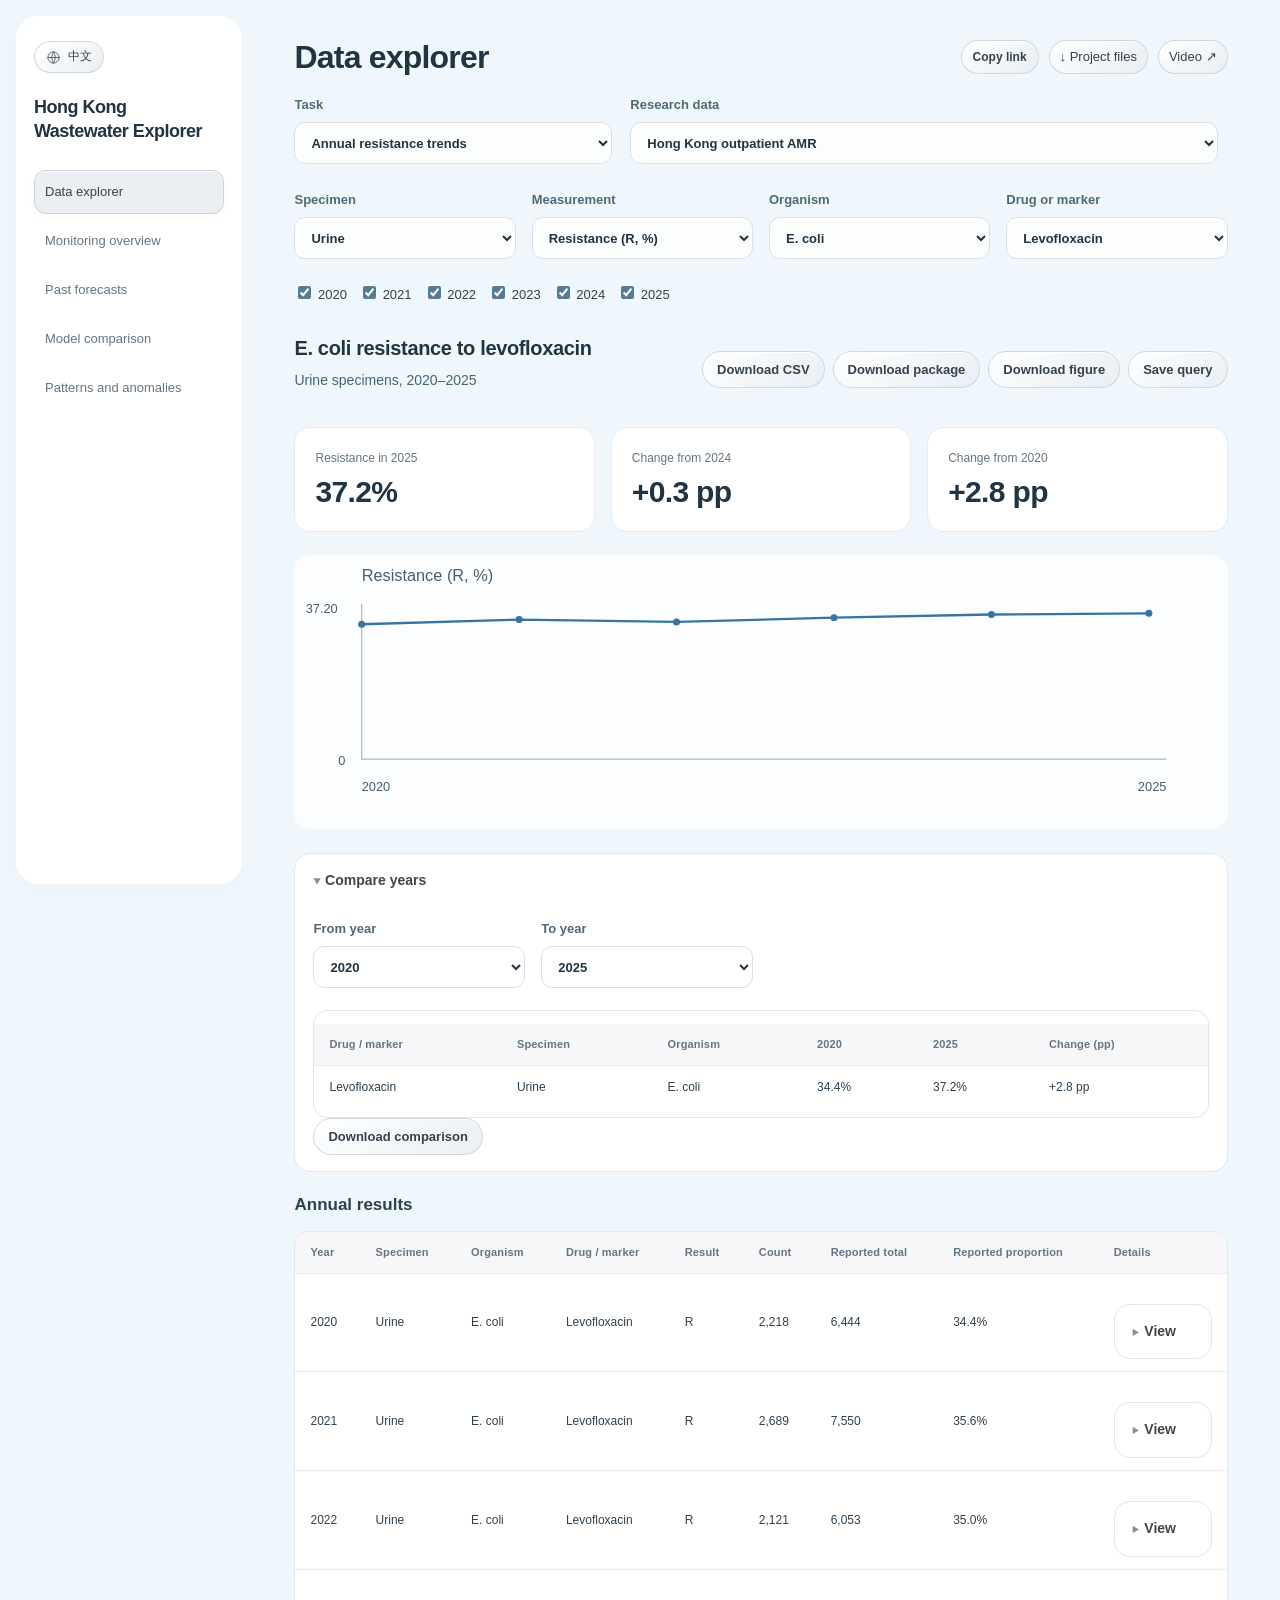
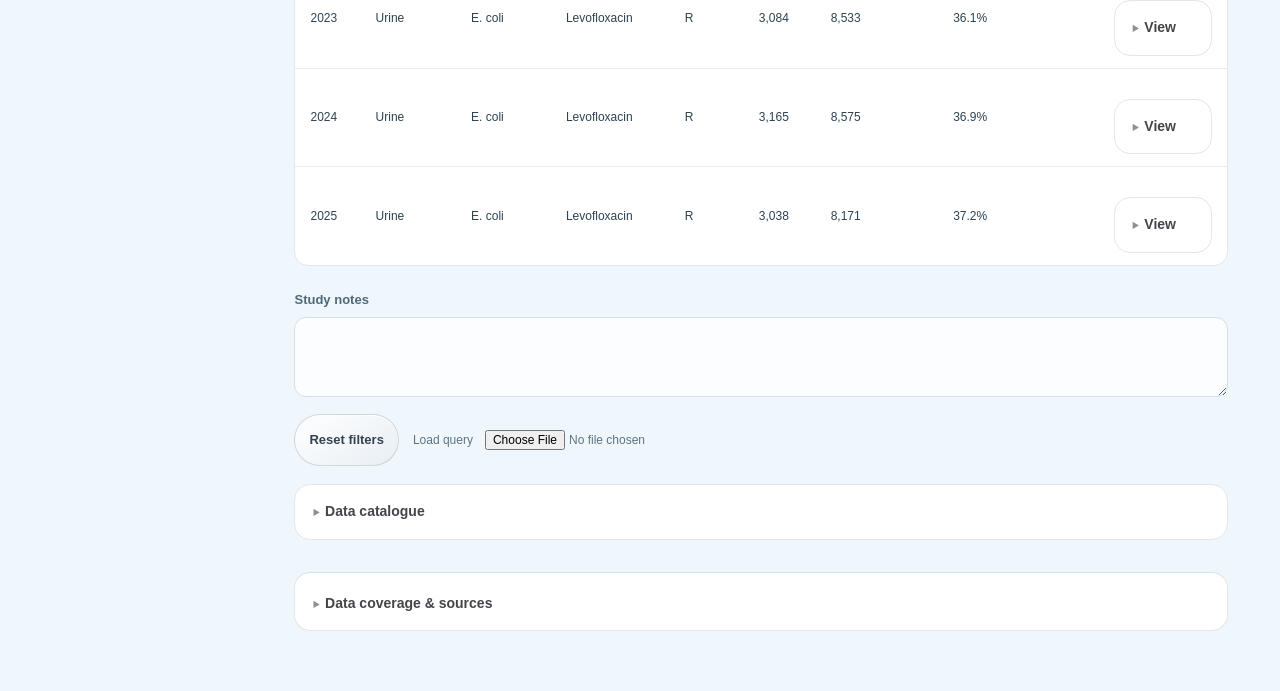
<file: index.html>
<!doctype html><html lang="en"><head><meta charset="utf-8"><meta name="viewport" content="width=device-width,initial-scale=1"><meta name="theme-color" content="#17394b"><title>Hong Kong Wastewater Explorer</title><link rel="stylesheet" href="style.css?v=1.6.4"><script defer src="plotly.min.js"></script><script defer src="data.js"></script><script defer src="export-contract.js?v=1.6.4-export"></script><script defer src="analysis-state.js?v=1.6.4"></script><script defer src="research-catalog.js?v=1.6.4"></script><script defer src="research-data.js?v=1.6.4"></script><script defer src="zip-store.js?v=1.6.4"></script><script defer src="datasets/phlsb.js?v=1.6.4"></script><script defer src="datasets/europe-arg.js?v=1.6.4"></script><script defer src="datasets/hk-community.js?v=1.6.4"></script><script defer src="chart-export.js?v=1.6.4"></script><script defer src="coverage-sources.js?v=1.6.4"></script><script defer src="dataset-query.js?v=1.6.4"></script><script defer src="research-extension-index.js?v=1.6.4"></script><script defer src="extension-query.js?v=1.6.4"></script><script defer src="research-query.js?v=1.6.4-export"></script><script defer src="comparison-fingerprint.js?v=1.6.4"></script><script defer src="comparison-manifest.js?v=1.6.4"></script><script defer src="app.js?v=1.6.4"></script></head><body><div id="app"><p class="loading">Loading monitoring data…</p></div><noscript>This data explorer needs JavaScript enabled.</noscript></body></html>
</file>
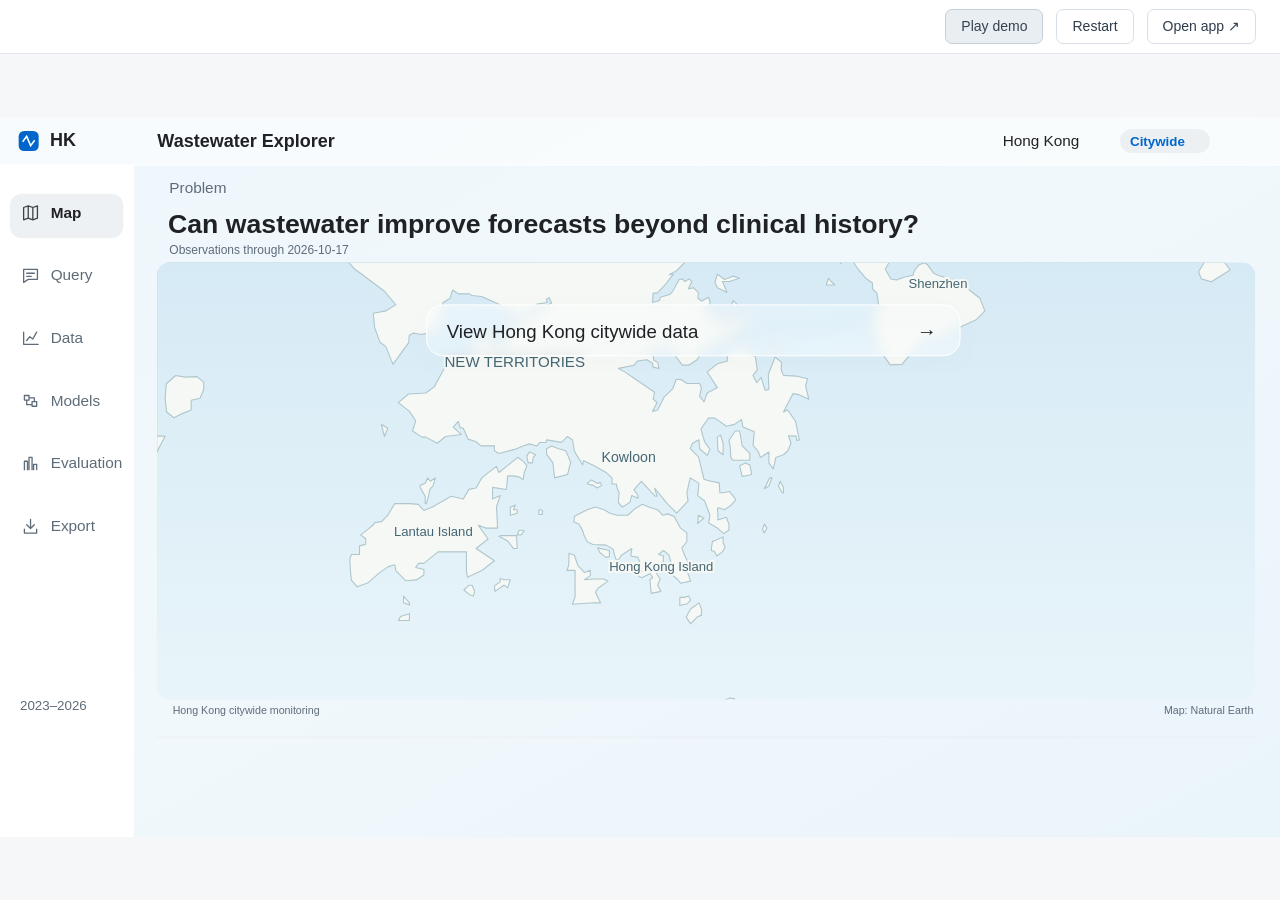
<file: experience.html>
<!doctype html><html lang="en"><head><meta charset="utf-8"><meta name="viewport" content="width=device-width,initial-scale=1"><meta name="theme-color" content="#ffffff"><title>Hong Kong Wastewater Explorer</title><link rel="stylesheet" href="experience.css?v=1.5.2"><script defer src="experience-data.js?v=1.5.2"></script><script defer src="experience-renderer.js?v=1.6.2"></script><script defer src="export-contract.js?v=1.5.2"></script><script defer src="experience.js?v=1.6.2"></script></head><body><div class="experience-toolbar"><button id="demo-play">Play demo</button><button id="demo-restart">Restart</button><a href="index.html">Open app ↗</a></div><nav id="mobile-sections" aria-label="Explore sections"><button data-scene="0" aria-pressed="true">Map</button><button data-scene="1" aria-pressed="false">Query</button><button data-scene="2" aria-pressed="false">Data</button><button data-scene="3" aria-pressed="false">Models</button><button data-scene="4" aria-pressed="false">Evaluation</button><button data-scene="5" aria-pressed="false">Export</button></nav><section id="mobile-controls" aria-label="Map controls"></section><main id="experience-stage" aria-label="Hong Kong monitoring application"></main><div id="download-status" role="status" aria-live="polite"></div></body></html>
</file>
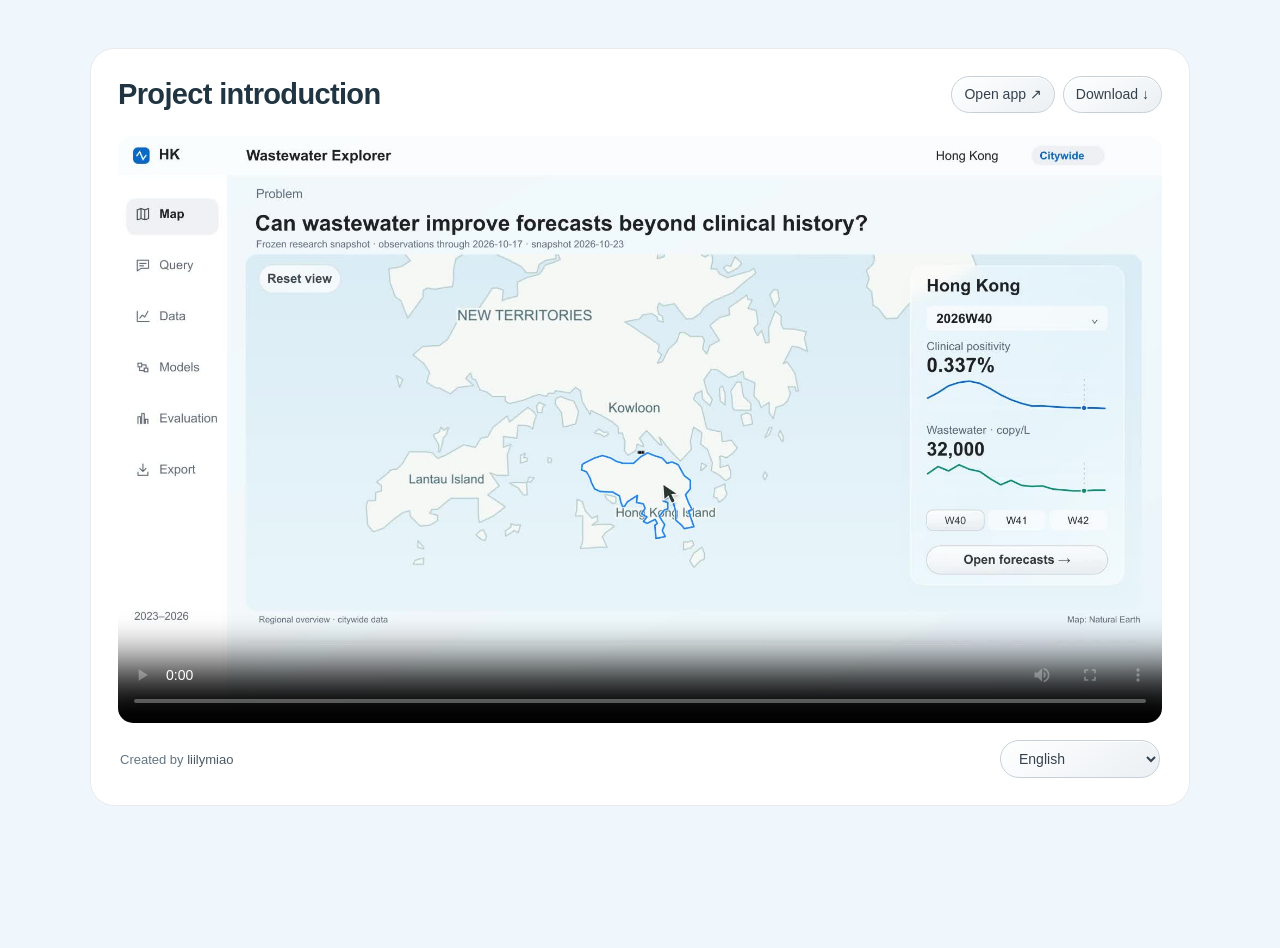
<file: video.html>
<!doctype html>
<html lang="en">
<head>
  <meta charset="utf-8">
  <meta name="viewport" content="width=device-width,initial-scale=1">
  <meta name="theme-color" content="#ffffff">
  <title>Project introduction</title>
  <link rel="stylesheet" href="video.css?v=1.5.2">
  <script defer src="video.js?v=1.5.2"></script>
</head>
<body>
  <main>
    <header>
      <h1>Project introduction</h1>
      <nav aria-label="Project links">
        <a href="index.html">Open app ↗</a>
        <a href="proposal-subtitled.mp4?v=1.5.2" download>Download ↓</a>
      </nav>
    </header>
    <video id="proposal-player" controls playsinline preload="metadata" poster="poster.jpg?v=1.5.2">
      <source src="proposal.mp4?v=1.5.2" type="video/mp4">
      <track kind="subtitles" src="en.vtt?v=1.5.2" srclang="en" label="English" default>
      <track kind="subtitles" src="zh-CN.vtt?v=1.5.2" srclang="zh-CN" label="简体中文">
      <track kind="subtitles" src="zh-TW.vtt?v=1.5.2" srclang="zh-TW" label="繁體中文">
      <track kind="subtitles" src="yue.vtt?v=1.5.2" srclang="yue" label="粵語">
      <track kind="subtitles" src="ja.vtt?v=1.5.2" srclang="ja" label="日本語">
      <track kind="subtitles" src="ko.vtt?v=1.5.2" srclang="ko" label="한국어">
      <track kind="subtitles" src="es.vtt?v=1.5.2" srclang="es" label="Español">
      <track kind="subtitles" src="fr.vtt?v=1.5.2" srclang="fr" label="Français">
    </video>
    <div class="player-footer">
      <p>Created by <a href="https://github.com/liilymiao" target="_blank" rel="noopener">liilymiao</a></p>
      <select id="subtitle-language" aria-label="Subtitle language">
        <option value="en" selected>English</option>
        <option value="zh-CN">简体中文</option>
        <option value="zh-TW">繁體中文</option>
        <option value="yue">粵語</option>
        <option value="ja">日本語</option>
        <option value="ko">한국어</option>
        <option value="es">Español</option>
        <option value="fr">Français</option>
        <option value="off">Off</option>
      </select>
    </div>
  </main>
</body>
</html>
</file>
<file: style.css>
:root{--ink:#193a50;--text:#283c4a;--muted:#657784;--teal:#007f77;--blue:#4274c5;--page:#f7f9fa;--line:#dae3e8;--nav:#eaf0f3;--white:#fff;--warm:#a26539}*{box-sizing:border-box}body{margin:0;background:var(--page);color:var(--text);font:15px/1.55 -apple-system,BlinkMacSystemFont,"Segoe UI",Arial,"PingFang SC",sans-serif}button,select,input{font:inherit}button,a,select,summary{touch-action:manipulation}button,a{outline-offset:4px}button{cursor:pointer}a{color:var(--teal);text-decoration:none}a:hover{text-decoration:underline}.shell{display:grid;grid-template-columns:242px minmax(0,1fr);min-height:100vh}.sidebar{background:var(--nav);padding:28px 23px;position:sticky;top:0;height:100vh}.lang{display:inline-flex;align-items:center;justify-content:center;gap:7px;min-height:32px;border:1px solid #ffffffb3;border-radius:999px;background:#ffffff8c;color:#52636f;padding:4px 11px;margin:0 0 25px;font-size:12px;font-weight:550;line-height:1.3;letter-spacing:.1px;box-shadow:0 1px 3px #21374a06;backdrop-filter:blur(12px);-webkit-backdrop-filter:blur(12px);transition:background .18s,color .18s,box-shadow .18s}.lang svg{width:15px;height:15px;flex:none;opacity:.82}.lang:hover{background:#ffffffe6;color:#263b4b;box-shadow:0 2px 8px #21374a0a}.lang:focus-visible{outline:2px solid #4274c5;outline-offset:3px}.lang:active{background:#fff}.brand{font-size:22px;line-height:1.24;color:var(--ink);font-weight:650;letter-spacing:-.5px;margin:0 0 31px}.nav{display:grid;gap:7px}.nav button{border:0;background:transparent;text-align:left;padding:11px 12px;border-radius:7px;color:var(--muted);font-weight:520;font-size:14px}.nav button.active{background:#fff;color:var(--ink);box-shadow:0 1px 6px #15394b08}.nav button:hover{background:#ffffffa8}.main{padding:37px clamp(24px,4.1vw,64px) 60px;min-width:0}.content{max-width:1240px;margin:auto}.page-top{display:flex;align-items:center;justify-content:space-between;gap:20px;margin:0 0 27px}h1{margin:0;font-size:32px;line-height:1.25;font-weight:650;color:var(--ink);letter-spacing:-.9px}h2{margin:30px 0 16px;font-size:22px;line-height:1.3;font-weight:620;color:var(--ink);letter-spacing:-.35px}h3{font-size:17px;font-weight:630;margin:20px 0 12px}.download-links{display:flex;gap:17px;font-size:13px;white-space:nowrap}.download-links a{color:var(--muted)}.video-area{max-width:960px}.video-area h2{margin-top:0}.video-area video{display:block;width:100%;aspect-ratio:16/9;background:#142329;border-radius:8px}.creator{font-size:13px;color:var(--muted);margin:8px 0 33px}.controls{display:flex;align-items:flex-end;flex-wrap:wrap;gap:18px 22px;margin:20px 0}.control{display:grid;gap:7px;min-width:155px;flex:1}.control.wide{flex:2;min-width:280px}.control label,.control-label{font-size:13px;font-weight:550;color:var(--muted)}select{width:100%;max-width:100%;height:42px;border:1px solid #cdd9e0;border-radius:7px;background:white;color:var(--text);padding:0 35px 0 12px}.checks{display:flex;gap:8px;flex-wrap:wrap;align-items:center;min-height:42px}.check{display:flex;align-items:center;gap:7px;padding:7px 10px;background:white;border:1px solid var(--line);border-radius:6px;font-size:13px;white-space:nowrap}.check input{accent-color:var(--teal);margin:0}.segmented{display:flex;background:#e9eff2;padding:3px;border-radius:7px;min-height:42px;align-items:stretch;gap:3px}.segmented button{border:0;background:transparent;padding:6px 13px;color:var(--muted);border-radius:5px;font-size:13px;white-space:nowrap}.segmented button.active{background:white;color:var(--ink);box-shadow:0 1px 4px #193a5012}.stats{display:grid;grid-template-columns:repeat(4,minmax(0,1fr));gap:15px;margin:23px 0}.stats.three{grid-template-columns:repeat(3,minmax(0,1fr))}.stat{padding:20px 20px 18px;background:#edf3f6;border-radius:9px;min-width:0}.stat-label{display:block;color:var(--muted);font-size:12px;line-height:1.5;margin-bottom:7px}.stat strong{font-weight:600;font-size:27px;line-height:1.25;color:var(--ink);letter-spacing:-.5px}.stat small{display:block;color:var(--muted);font-size:12px;margin-top:5px}.stat.compact strong{font-size:20px}.chart{width:100%;background:transparent;min-height:290px}.chart.tall{min-height:460px}.plotly .modebar{opacity:.5}.note{font-size:13px;color:var(--muted);margin:12px 0;line-height:1.6}.message{border-left:3px solid #8eb2c4;background:#edf4f7;border-radius:0 6px 6px 0;padding:12px 15px;font-size:13px;margin:17px 0;color:#416171}.message.warn{border-color:#c49a55;background:#faf3e7;color:#87652f}.message.good{border-color:#64a69d;background:#eaf5f1;color:#347068}.section-line{display:flex;justify-content:space-between;align-items:center;gap:15px;margin:28px 0 12px}.section-line h2,.section-line h3{margin:0}.button{display:inline-flex;gap:8px;align-items:center;padding:8px 14px;border:1px solid #b8cdd4;background:white;color:#225764;border-radius:6px;font-size:13px;font-weight:550;line-height:1.5;text-decoration:none}.button:hover{background:#edf5f5;text-decoration:none}.button.primary{background:var(--teal);color:white;border-color:var(--teal)}.button.small{padding:5px 10px}.table-wrap{overflow:auto;background:white;border:1px solid var(--line);border-radius:8px;width:100%}table{border-collapse:collapse;width:100%;white-space:nowrap;font-size:12px}thead{background:#eef3f6;color:#486170}th,td{text-align:left;padding:12px 15px;border-bottom:1px solid #e7edf0}th{font-weight:600;font-size:11px;letter-spacing:.15px}tr:last-child td{border-bottom:0}tbody tr:hover{background:#f4f8fa}td.num{text-align:right;font-variant-numeric:tabular-nums}th.num{text-align:right}td.wrap{max-width:480px;white-space:normal;overflow-wrap:anywhere;min-width:180px}.table-controls{display:flex;justify-content:flex-end;align-items:center;gap:12px;margin:9px 0;color:var(--muted);font-size:12px}.table-controls button{background:none;border:1px solid var(--line);border-radius:4px;padding:3px 9px;color:var(--ink)}details{border-top:1px solid var(--line);padding:17px 0;margin-top:22px}summary{font-size:14px;font-weight:550;color:var(--ink);cursor:pointer}details>div{padding:8px 0}pre{white-space:pre-wrap;overflow-wrap:anywhere;background:#eef3f5;border-radius:6px;padding:15px;font-size:11px;max-height:360px;overflow:auto;color:#47606c}.tabs{display:flex;border-bottom:1px solid var(--line);margin:26px 0 20px;gap:24px;overflow:auto}.tabs button{border:0;background:none;color:var(--muted);padding:10px 0;white-space:nowrap}.tabs button.active{border-bottom:3px solid var(--teal);color:var(--ink);font-weight:600}.empty{padding:40px;text-align:center;color:var(--muted);background:#eef3f5;border-radius:8px}.loading{padding:60px;color:var(--muted)}.tag{font-size:11px;border:1px solid #c4d7df;padding:3px 8px;border-radius:20px;color:#486372}.two-cols{display:grid;grid-template-columns:1fr 1fr;gap:24px}.link-row{display:flex;gap:14px;flex-wrap:wrap;margin:17px 0}.toast{position:fixed;bottom:24px;right:24px;background:var(--ink);color:white;border-radius:7px;padding:11px 20px;box-shadow:0 5px 30px #193a5030;z-index:99;font-size:13px}.sr-only{position:absolute;width:1px;height:1px;padding:0;margin:-1px;overflow:hidden;clip:rect(0,0,0,0);border:0}@media(min-width:1600px){.main{padding-left:5vw;padding-right:5vw}}@media(max-width:1000px){.shell{grid-template-columns:205px minmax(0,1fr)}.sidebar{padding:24px 17px}.main{padding:30px 24px}.brand{font-size:20px}.stats{gap:9px}.stat{padding:16px 14px}.stat strong{font-size:23px}.page-top{align-items:flex-start;flex-direction:column;gap:11px}.two-cols{grid-template-columns:1fr}}@media(max-width:720px){.shell{display:block}.sidebar{height:auto;position:static;padding:18px 20px 12px}.brand{font-size:20px;margin:0 75px 14px 0}.lang{float:right;margin:0;padding:5px 12px}.nav{display:flex;overflow:auto;gap:5px}.nav button{white-space:nowrap;font-size:12px;padding:9px 10px}.main{padding:25px 18px}.stats,.stats.three{grid-template-columns:repeat(2,minmax(0,1fr))}.control{min-width:140px}.control.wide{min-width:240px}.segmented{overflow:auto}h1{font-size:27px}h2{font-size:20px}.chart{min-height:300px}.video-area video{border-radius:5px}.section-line{align-items:flex-start;flex-wrap:wrap}.download-links{font-size:12px}.stat strong{font-size:24px}.tabs{gap:18px;font-size:13px}}

/* Quiet content surfaces with glass reserved for navigation and controls. */
:root{--ink:#203442;--text:#2d4251;--muted:#637684;--teal:#0066cc;--blue:#0066cc;--wastewater:#007f78;--page:#eff7fc;--line:#e5e5ea;--glass:rgba(255,255,255,.8)}
body{background:#eff7fc}
.sidebar{top:16px;height:calc(100vh - 32px);margin:16px 0 16px 16px;padding:24px 17px;border:1px solid rgba(255,255,255,.9);border-radius:22px;background:rgba(235,246,253,.77);box-shadow:0 8px 30px rgba(25,30,40,.035),inset 0 1px 0 #fff;backdrop-filter:blur(22px);-webkit-backdrop-filter:blur(22px)}
.brand{font-size:18px;line-height:1.35;letter-spacing:-.5px;margin-bottom:26px;font-weight:620}
.lang{border-color:rgba(220,223,229,.66);background:rgba(255,255,255,.62);box-shadow:inset 0 1px 0 #fff;color:#636369;margin-bottom:22px;transition:background .15s,color .15s}
.nav{gap:5px}
.nav button{border:1px solid transparent;border-radius:12px;color:#637684;padding:11px 10px;font-size:13px;transition:background .15s,color .15s}
.nav button:hover{background:#e7f2fa}
.nav button.active{background:#e0eef8;color:#203442;box-shadow:inset 0 1px 0 #ffffff8f;border-color:#e5e6ec}
.main{padding-top:37px}
.download-links{gap:8px}
.download-links a{padding:6px 10px;border-radius:999px;color:#637684;transition:background .15s,color .15s}
.download-links a:hover{background:#eaeaef;color:#0066cc;text-decoration:none}
h1{color:#203442;font-size:32px;font-weight:650;letter-spacing:-.8px}
h2{color:#203442;font-size:21px;letter-spacing:-.35px}
.controls{padding:16px 18px;gap:17px 20px;border:1px solid rgba(255,255,255,.95);border-radius:18px;background:var(--glass);box-shadow:0 4px 18px rgba(25,30,40,.025),inset 0 1px 0 #fff;backdrop-filter:blur(18px);-webkit-backdrop-filter:blur(18px)}
.control label,.control-label{color:#637684}
select{border:1px solid #dedee4;border-radius:11px;background-color:rgba(255,255,255,.84);box-shadow:inset 0 1px 0 #fff;color:#203442;transition:border-color .15s}
select:hover{border-color:#b7b9c1}
select:focus-visible,button:focus-visible,summary:focus-visible,a:focus-visible{outline:2px solid #0066cc;outline-offset:3px}
.check{border-color:#e0e0e6;border-radius:999px;background:rgba(255,255,255,.8);padding:7px 11px}
.segmented{border:1px solid #e3e3e9;border-radius:999px;background:#ececf0;padding:3px;min-height:42px}
.segmented button{border-radius:999px;color:#637684}
.segmented button.active{background:white;color:#203442;box-shadow:0 2px 5px #1d1d1f0b}
.stats{gap:16px;margin:23px 0}
.stat{padding:21px 20px;border:1px solid #e9e9ee;border-radius:16px;background:#fff;box-shadow:none}
.stat-label{color:#637684}
.stat strong{font-size:30px;color:#203442;font-variant-numeric:tabular-nums;letter-spacing:-.65px}
.stat small{color:#637684;font-variant-numeric:tabular-nums}
.chart{border:0;border-radius:16px;background:#fff;box-shadow:none}
.button{border-color:#dcdce2;border-radius:999px;background:#fff;color:#0066cc;box-shadow:none;transition:background .15s,border-color .15s}
.button:hover{background:#f7f7fa;border-color:#c6c6ce}
.button.primary{background:#0066cc;border-color:#0066cc;color:#fff;box-shadow:none}
.button.primary:hover{background:#005bb7}
.table-wrap{border-color:#e5e5ea;border-radius:14px;background:#fff;box-shadow:none}
thead{background:#f7f7f9;color:#637684}
th,td{border-bottom-color:#ebebef}
tbody tr:hover{background:#f8f9fb}
td.num,.table-controls,select{font-variant-numeric:tabular-nums}
.table-controls button{border-radius:999px;background:white;border-color:#e0e0e6;min-width:29px}
.table-controls button:disabled{opacity:.4;cursor:default}
details{border:1px solid #e5e5ea;padding:16px 18px;margin-top:18px;border-radius:16px;background:#fff;box-shadow:none}
summary{color:#44444a}
summary::marker{color:#8e8e93;font-size:11px}
details>div{padding-top:13px}
pre{background:#f5f5f7;border:1px solid #ebebef;border-radius:10px;color:#636369}
.tabs{border:0;border-radius:999px;background:#ebebf0;padding:4px;gap:4px;width:max-content;max-width:100%;box-shadow:none}
.tabs button{padding:8px 14px;border-radius:999px;font-size:13px;border-bottom:0}
.tabs button.active{border-bottom:0;background:#fff;box-shadow:0 2px 5px #1d1d1f08}
.empty{border:1px solid #e5e5ea;border-radius:16px;background:#fff}
.tag{background:#fff;border-color:#e0e0e6;color:#637684}
.toast{border:1px solid #ffffff33;border-radius:15px;background:rgba(29,29,31,.92);backdrop-filter:blur(18px);-webkit-backdrop-filter:blur(18px)}
.video-area{border:0;border-radius:18px;background:#fff;padding:20px;box-shadow:none}
.video-area video{border-radius:12px;box-shadow:none}
.creator{margin:10px 0 0;color:#637684}
.intro-compact{display:flex;align-items:center;gap:26px;max-width:none;margin:28px 0;padding:20px 22px;border:1px solid #e9e9ee;border-radius:18px;background:#fff}
.intro-compact .intro-content{flex:1;min-width:0}
.intro-compact h2{margin:0 0 10px;font-size:21px}
.intro-compact .creator{margin:8px 0 14px}
.intro-compact .intro-thumb{display:block;position:relative;flex:0 0 280px;width:280px;max-width:100%;overflow:hidden;border-radius:12px}
.intro-compact .intro-thumb img,.intro-compact .intro-thumb video{display:block;width:100%;aspect-ratio:16/9;object-fit:cover;border-radius:12px}
@media(max-width:1000px){.sidebar{margin-left:12px;padding:22px 14px;border-radius:20px}.brand{font-size:16px;letter-spacing:-.45px}.main{padding:31px 24px}.stat{padding:17px 14px}.stat strong{font-size:26px}.stats{gap:12px}.nav button{padding:10px 8px;font-size:12px}.intro-compact{gap:20px;padding:18px}.intro-compact .intro-thumb{flex-basis:240px;width:240px}}
@media(max-width:720px){.sidebar{position:static;height:auto;top:auto;margin:12px 12px 0;padding:16px 16px 11px;border-radius:20px}.brand{font-size:18px;margin:0 88px 15px 0;letter-spacing:-.5px}.lang{float:right;margin:0;padding:5px 11px}.nav{gap:5px;padding-bottom:3px}.nav button{border-radius:999px;font-size:12px;padding:9px 11px}.main{padding:25px 17px 42px}h1{font-size:28px}.controls{padding:14px;gap:15px;border-radius:16px}.control{min-width:130px}.control.wide{min-width:220px}.stat{padding:16px 14px;border-radius:14px}.stat strong{font-size:27px}.stats{gap:11px}.chart{border-radius:14px}.download-links{gap:3px;flex-wrap:wrap}.download-links a{padding:5px 8px}.tabs{gap:3px}.tabs button{padding:8px 12px}details{padding:14px;border-radius:14px}.video-area{padding:16px}.intro-compact{flex-direction:column;align-items:stretch;padding:17px;gap:17px}.intro-compact .intro-thumb{width:100%;flex-basis:auto}.intro-compact h2{font-size:20px}.intro-compact .creator{font-size:12px}}
@media(prefers-reduced-motion:reduce){button,a,select{transition:none!important}}
@supports not ((backdrop-filter:blur(1px)) or (-webkit-backdrop-filter:blur(1px))){.sidebar,.controls{background:#fbfbfc}}
@media(prefers-reduced-transparency:reduce){.sidebar,.controls{background:#fff;backdrop-filter:none;-webkit-backdrop-filter:none}}

/* White navigation surface. */
.sidebar{background:#fff;box-shadow:0 5px 24px rgba(35,55,70,.025);border-color:#fff;backdrop-filter:none;-webkit-backdrop-filter:none}

/* Balanced homepage video alongside the persistent navigation. */
.video-area{width:100%;max-width:780px;padding:18px 20px}.video-area h2{font-size:20px;margin-bottom:16px}.video-area .creator{margin-top:10px}
@media(max-width:720px){.video-area{padding:14px;max-width:100%}}

/* Low-saturation green controls, distinct from the scientific signal colors. */
:root{--teal:#267468;--action-ink:#285e53;--action-glass:rgba(202,229,216,.64);--action-edge:rgba(151,190,170,.47)}
.sidebar{background:#fff;backdrop-filter:none;-webkit-backdrop-filter:none}
.nav button.active,.segmented button.active,.tabs button.active{background:var(--action-glass);color:var(--action-ink);border-color:var(--action-edge);box-shadow:inset 0 1px 0 rgba(255,255,255,.9),0 2px 7px rgba(48,89,70,.035);backdrop-filter:blur(14px);-webkit-backdrop-filter:blur(14px)}
.nav button:hover{background:rgba(218,236,227,.55);color:var(--action-ink)}
.lang,.button,.button.primary{background:linear-gradient(145deg,rgba(226,242,233,.82),rgba(194,222,207,.56));border:1px solid var(--action-edge);color:var(--action-ink);box-shadow:inset 0 1px 0 rgba(255,255,255,.9),0 2px 8px rgba(48,89,70,.035);backdrop-filter:blur(14px);-webkit-backdrop-filter:blur(14px)}
.lang:hover,.button:hover,.button.primary:hover{background:linear-gradient(145deg,rgba(217,237,226,.92),rgba(180,214,195,.72));border-color:rgba(128,174,149,.62);color:#214e43}
.lang:active,.button:active,.button.primary:active{background:rgba(180,214,195,.78)}
.download-links a{background:rgba(218,237,227,.47);border:1px solid rgba(169,204,186,.36);color:var(--action-ink);backdrop-filter:blur(12px);-webkit-backdrop-filter:blur(12px)}
.download-links a:hover{background:rgba(203,230,216,.76);color:#214e43}
.table-controls button{background:rgba(218,237,227,.6);border-color:var(--action-edge);color:var(--action-ink)}
.check:has(input:checked){background:rgba(214,236,223,.7);border-color:var(--action-edge);color:var(--action-ink)}
select:focus-visible,button:focus-visible,summary:focus-visible,a:focus-visible{outline-color:#438978}
.video-area video,.intro-compact .intro-thumb video{display:block;width:100%;height:auto;aspect-ratio:auto 16/9;object-fit:contain;background:transparent;border:0;outline:0;box-shadow:none}
@media(prefers-reduced-transparency:reduce){.lang,.button,.button.primary,.nav button.active,.segmented button.active,.tabs button.active,.download-links a{background:#dceee3;backdrop-filter:none;-webkit-backdrop-filter:none}}

/* Neutral glass controls. */
:root{--teal:#4b5965;--action-ink:#35424e;--action-glass:rgba(232,237,241,.85);--action-edge:rgba(181,191,201,.58)}
.lang,.button,.button.primary,.download-links a,.table-controls button{background:linear-gradient(145deg,rgba(255,255,255,.94),rgba(230,236,241,.82));color:#35424e;border-color:rgba(181,191,201,.58);box-shadow:inset 0 1px 0 white}
.lang:hover,.button:hover,.button.primary:hover,.download-links a:hover,.nav button:hover{background:#e9eef2;color:#263440;border-color:#c3cdd6}
.lang:active,.button:active,.button.primary:active,.check:has(input:checked){background:#e8edf1;color:#35424e;border-color:#c7d0d8}
select:focus-visible,button:focus-visible,summary:focus-visible,a:focus-visible{outline-color:#8b9caa}
@media(prefers-reduced-transparency:reduce){.lang,.button,.button.primary,.nav button.active,.segmented button.active,.tabs button.active,.download-links a{background:#e9eef2}}

/* Native captions. */
video::cue{color:#fff;background-color:#000;font-family:-apple-system,BlinkMacSystemFont,"Helvetica Neue",Arial,sans-serif;text-shadow:0 1px 1px rgba(0,0,0,.35)}

video::-webkit-media-text-track-display-backdrop{background-color:#000!important}
video::-webkit-media-text-track-display{background-color:#000!important}

/* Compact data status and selection-aware interpretation. */
.snapshot-status{position:sticky;top:0;z-index:5;margin:0 0 20px;padding:9px 0;color:#506570;background:rgba(239,248,253,.96);font-size:12px;line-height:1.5;border-bottom:1px solid rgba(187,207,219,.45)}
.period-summary{margin:14px 0 10px;max-width:85ch;color:#344c5c;font-size:14px;line-height:1.65}
.version-details{display:grid;grid-template-columns:minmax(135px,auto) 1fr;gap:6px 18px;font-size:13px;line-height:1.6}
.version-details dt{color:#5e7480}.version-details dd{margin:0;overflow-wrap:anywhere}
@media(max-width:600px){.snapshot-status{font-size:11px;margin-bottom:16px}.version-details{grid-template-columns:1fr;gap:2px}.version-details dd{margin-bottom:8px}}

/* Research entry: evidence, tasks, then the working data. */
.research-evidence{background:rgba(255,255,255,.8);border:1px solid rgba(211,225,234,.8);border-radius:20px;padding:24px 26px;margin:0 0 16px}
.research-scope{margin:0 0 8px;font-size:13px;color:#536b7b}.research-heading h2{margin:0;max-width:38ch;font-size:25px;line-height:1.3;letter-spacing:-.5px}
.evidence-values{display:flex;gap:54px;margin:22px 0 12px}.evidence-values>div{display:grid;gap:3px}.evidence-values strong{font-size:30px;font-weight:650;line-height:1.15;color:#22465f;letter-spacing:-.7px}.evidence-values strong span{font-size:15px;letter-spacing:0;font-weight:500}.evidence-values>div>span{font-size:13px;color:#526877}
.research-evidence p:not(.research-scope){margin:9px 0 0;max-width:96ch;font-size:13px;line-height:1.6}.research-evidence .evidence-context{color:#536b7b}.evidence-definition{padding-top:11px;border-top:1px solid #e0e9ef;color:#536b7b}
.research-tasks{display:grid;grid-template-columns:repeat(3,minmax(0,1fr));gap:12px;margin:0 0 24px}.research-tasks button{display:flex;align-items:center;justify-content:space-between;gap:15px;text-align:left;padding:17px 18px;border:1px solid #d5e1e8;border-radius:14px;background:linear-gradient(145deg,rgba(255,255,255,.95),rgba(232,242,249,.7));color:#29475a;font-size:14px;font-weight:550;line-height:1.4;box-shadow:inset 0 1px 0 white}.research-tasks button:hover{background:#fff;border-color:#b3c9d7}.research-tasks button span{font-size:20px;font-weight:400;color:#6a8697}
#monitoring-data{scroll-margin-top:72px}.introduction-disclosure{margin-top:32px}.introduction-disclosure .video-area{max-width:780px;padding:12px 0 0;margin:0;box-shadow:none;background:transparent;border:0}.introduction-disclosure .creator{margin-bottom:6px}
.download-links{align-items:center;flex-wrap:wrap;justify-content:flex-end;gap:10px}.download-links .share-analysis{min-height:34px;font-size:12px;padding:6px 11px;white-space:nowrap}
.share-link-fallback{max-width:100%;overflow-wrap:anywhere}.share-link-fallback input,.share-link-fallback textarea{max-width:100%;width:100%;font:13px/1.5 ui-monospace,monospace}
@media(max-width:900px){.page-top{flex-wrap:wrap;gap:14px}.download-links{justify-content:flex-start}.research-tasks{gap:8px}.research-tasks button{padding:13px 12px;font-size:13px}.research-heading h2{font-size:23px}}
@media(max-width:600px){.research-evidence{padding:19px 18px;border-radius:16px}.research-heading h2{font-size:22px}.evidence-values{gap:24px;margin-top:18px}.evidence-values strong{font-size:27px}.evidence-values>div>span{max-width:17ch;font-size:12px}.research-tasks{grid-template-columns:1fr;gap:8px}.research-tasks button{padding:12px 15px}.research-evidence p:not(.research-scope){font-size:12px}}

/* Research query workspace. */
.research-question,.query-section{margin-bottom:26px}.research-question{padding:22px 24px;border:1px solid #dbe6ed;border-radius:18px;background:rgba(255,255,255,.82)}
.research-field{display:grid;gap:7px;min-width:0;font-size:13px;font-weight:550;color:#506978}.research-field input,.research-field textarea{width:100%;min-width:0;border:1px solid #cad9e3;border-radius:9px;background:#fff;color:#253d4d;padding:10px 12px;font:14px/1.5 inherit}.research-field textarea{resize:vertical;line-height:1.6;font-family:inherit}.research-field input[type=file]{font-size:12px;padding:8px}.research-field span{font-size:12px;font-weight:400}.research-form-grid,.import-grid{display:grid;grid-template-columns:repeat(3,minmax(0,1fr));gap:16px;margin-top:16px}.research-resolution{align-self:end;min-height:42px;display:flex;align-items:center;margin:0;color:#607786;font-size:13px}.research-question details{margin:18px 0 0;background:transparent;box-shadow:none}.research-question details>div{padding:0}.research-question details summary{padding:10px 0}
.catalog-grid{display:grid;grid-template-columns:repeat(2,minmax(0,1fr));gap:14px}.catalog-card{background:rgba(255,255,255,.76);border:1px solid #d9e4ec;border-radius:16px;padding:18px 20px;min-width:0}.catalog-card.selected{border-color:#99b8cb;box-shadow:inset 0 0 0 1px #c1d7e5}.catalog-pick{display:flex;gap:9px;align-items:flex-start;color:#25485d;font-size:15px;line-height:1.4;cursor:pointer}.catalog-pick input{margin:4px 0 0;accent-color:#587b94}.catalog-status{display:block;color:#607787;font-size:11px;margin:8px 0 12px}.catalog-card p{font-size:13px;line-height:1.6;margin:10px 0;overflow-wrap:anywhere}.catalog-card .observation-unit{color:#304f62}.catalog-card details{background:transparent;border:0;box-shadow:none;margin:14px 0 0}.catalog-card details summary{padding:0;font-size:12px}.catalog-card details>div{padding:0}.catalog-card dl{display:grid;grid-template-columns:auto 1fr;gap:7px 12px;font-size:12px}.catalog-card dt{color:#637d8d}.catalog-card dd{margin:0;overflow-wrap:anywhere}.catalog-links{padding-left:17px;font-size:12px}.catalog-links li{margin:7px 0}.catalog-links a{color:#355f7e}.query-section h2{margin:26px 0 16px}.linkage-note{font-size:13px;color:#526b7b}.research-decisions,.research-import{margin:18px 0}.research-decisions .research-form-grid{margin-bottom:12px}.research-decisions ul{font-size:13px;padding-left:20px}.research-decisions li{margin-top:10px}.research-decisions li button{margin-left:10px;border:0;background:transparent;color:#607783;text-decoration:underline;font-size:12px}.query-actions .link-row{gap:10px;flex-wrap:wrap}.query-restore{display:flex;gap:12px;flex-wrap:wrap;align-items:center;margin:16px 0;font-size:12px;color:#5c7483}.query-restore input{max-width:100%;font-size:12px}.week-actions{display:inline-flex;gap:8px;white-space:nowrap}.week-actions button,.week-link{border:0;border-bottom:1px solid #a1bdce;background:transparent;color:#305c79;font-size:12px;padding:1px 0}.week-link{font-size:inherit}.week-actions button:hover,.week-link:hover{color:#0066cc}.analysis-link-feedback textarea{display:block;width:100%;min-height:90px;resize:vertical;word-break:break-all;border:1px solid #b9cbd7;border-radius:8px;padding:10px;font-size:12px}.analysis-link-feedback{background:#fff;padding:16px;border-radius:12px;margin:12px 0}.query-section .stats .stat{min-width:0}
@media(max-width:1000px){.research-form-grid,.import-grid{grid-template-columns:repeat(2,minmax(0,1fr))}.catalog-card{padding:16px}.catalog-grid{gap:10px}}
@media(max-width:680px){.research-question{padding:17px 15px}.research-form-grid,.import-grid,.catalog-grid{grid-template-columns:1fr}.research-form-grid{gap:12px}.research-resolution{min-height:20px}.catalog-card{padding:16px}.query-section .stats{grid-template-columns:repeat(3,minmax(0,1fr));gap:8px}.query-section .stat{padding:12px}.query-section .stat strong{font-size:23px}.query-section .stat>span{font-size:11px}.query-actions .button{font-size:12px;padding:8px 10px}}

.analysis-link-feedback:empty{display:none}

/* Public research datasets. */
.dataset-source-select{margin-top:16px;max-width:620px}.dataset-years{display:flex;gap:18px;flex-wrap:wrap;padding:15px 0;font-size:13px}.dataset-years input{accent-color:#587b94}.dataset-unit{font-size:13px;color:#546f80;margin:8px 0 17px}.dataset-chart{display:block;width:100%;max-height:300px;background:rgba(255,255,255,.8);border-radius:16px;margin:20px 0 24px;font-family:inherit;fill:#465f70}.dataset-export{margin:24px 0 10px}.dataset-dictionary{white-space:pre-wrap;overflow-wrap:anywhere;font:12px/1.65 ui-monospace,SFMono-Regular,monospace;max-height:350px;overflow:auto}.coverage-grid{display:grid;grid-template-columns:repeat(12,minmax(0,1fr));gap:5px;padding:10px 0}.coverage-month{display:grid;gap:4px;background:#eef1f3;border-radius:6px;padding:9px 5px;text-align:center;color:#8a979e}.coverage-month span{font-size:9px}.coverage-month strong{font-size:14px;font-weight:600}.coverage-month.has-samples{background:#d8e9f4;color:#3c617b}.dataset-availability{display:grid;grid-template-columns:repeat(2,minmax(0,1fr));gap:10px 18px;background:#f8fcff;padding:17px;border:1px solid #dae7f0;border-radius:12px;margin:16px 0;font-size:13px}.dataset-availability span{line-height:1.6}
@media(max-width:700px){.coverage-grid{grid-template-columns:repeat(6,minmax(0,1fr))}.dataset-availability{grid-template-columns:1fr}.dataset-chart{min-height:180px}.dataset-years{gap:12px}}

.catalogue-search{margin:14px 0 18px;max-width:580px}.catalog-card[hidden]{display:none}.research-form-grid select{max-width:100%;min-width:0}.dataset-dictionary{word-break:break-word}

/* v1.6.1 — compact tasks, results and a single provenance disclosure. */
.page-top{margin-bottom:18px}
.task-shortcuts{display:flex;flex-wrap:wrap;gap:10px;margin:8px 0 18px}
.task-shortcuts button,.research-task-nav button{font:inherit;font-size:13px;border:1px solid #d5dfe5;border-radius:999px;padding:8px 14px;background:rgba(255,255,255,.8);color:var(--ink)}
.query-summary{font-size:14px;color:#476475;margin:12px 0;line-height:1.6}
.coverage-sources{margin-top:32px;padding-top:20px;border-top:1px solid #d5e2ea;clear:both}
.coverage-sources>summary{font-size:14px;font-weight:560}
.coverage-sections{display:grid;gap:12px;max-width:100%}
.coverage-section{min-width:0;overflow-wrap:anywhere}
.coverage-section h3{margin:12px 0 6px;font-size:14px}
.coverage-section p,.coverage-section li{font-size:13px;line-height:1.7;color:#526a79}
.coverage-section .note{margin:8px 0}
.coverage-section pre{max-height:260px}
.coverage-metadata{margin-top:10px;padding:12px 0}
.query-actions,.result-actions,.dataset-export{display:flex;flex-wrap:wrap;gap:8px;align-items:center}
.study-notes textarea{width:100%;min-height:80px;max-height:240px;resize:vertical;padding:12px;border:1px solid #d5dfe5;border-radius:12px;background:rgba(255,255,255,.8);font:inherit}
.research-form-grid{gap:12px 16px;margin:14px 0}
.dataset-source-select{margin-top:8px}
.dataset-years{gap:12px;padding:10px 0}
.dataset-chart{max-height:none;overflow:visible}
.dataset-chart text{font-family:inherit}
button:disabled{cursor:default;opacity:.5}
input[type=number],input[type=search],input[type=text],input[type=date]{min-width:0;max-width:100%}
@media(max-width:720px){.query-actions,.result-actions,.dataset-export{gap:8px}.query-summary{font-size:13px}.coverage-section .table-wrap{max-width:100%}.import-grid{grid-template-columns:1fr}.page-top{margin-bottom:12px}}
.research-task-nav{display:flex;gap:6px;flex-wrap:wrap;margin:0 0 18px}
.research-task-nav button{font-size:12px;padding:7px 11px;background:transparent;border-color:transparent}
.research-task-nav button[aria-pressed=true],.research-task-nav button.active{background:#fff;border-color:#d7e2e9;color:#203442}
.research-task-nav button:hover{background:#ffffffb0}
.research-question.dataset-heading,.research-question.compact{padding:0;background:transparent;box-shadow:none;border:0;margin:8px 0 12px}
.research-results-header,.results-heading,.result-heading{display:flex;gap:12px;flex-wrap:wrap;align-items:center;justify-content:space-between;margin:20px 0 10px}
.research-results-header h2,.results-heading h2,.result-heading h2{margin:0;font-size:20px}
.result-actions .button{padding:7px 12px;font-size:12px}
.study-notes{margin-top:24px}.study-notes .research-field{width:100%}
.query-multi-select{max-height:120px;overflow:auto;display:flex;flex-wrap:wrap;gap:8px;margin:8px 0 18px}
.query-multi-select label{font-size:12px;display:inline-flex;align-items:center;gap:5px;border:1px solid #d7e2e9;border-radius:8px;padding:6px 8px;background:#ffffffb0}
.cohort-task{display:flex;flex-wrap:wrap;gap:4px;padding:4px;border-radius:14px;background:#e6eff5;width:fit-content;margin:12px 0}
.cohort-task button{padding:8px 13px;border:0;border-radius:10px;background:transparent;font:inherit;font-size:13px;color:#506777}
.cohort-task button[aria-pressed=true]{background:white;box-shadow:0 1px 4px #27435512;color:#203442}
.export-preview,.input-file-summary{font-size:12px;color:#59717f;overflow-wrap:anywhere}
.import-card{background:rgba(255,255,255,.85);border:1px solid #dbe6ed;border-radius:16px;padding:18px;min-width:0}
.import-card h3{margin-top:0}.import-card input[type=file]{max-width:100%;font-size:12px}
.import-card .button{margin-top:10px}.import-card ul{padding-left:18px}
.stats.four{grid-template-columns:repeat(4,minmax(0,1fr))}
.sampling-coverage{margin-top:20px}.comparison-panel{margin-top:20px}
@media(max-width:720px){.research-task-nav{gap:4px}.research-task-nav button{padding:6px 9px;font-size:11px}.research-results-header,.results-heading,.result-heading{align-items:flex-start;gap:8px}.stats.four{grid-template-columns:repeat(2,minmax(0,1fr))}.result-actions{width:100%}.result-actions .button{font-size:11px;padding:7px 10px}.cohort-task button{font-size:12px}}
.stats .stat>span{display:block;font-size:12px;line-height:1.5;color:#637684;margin-bottom:6px}.stats .stat>strong{display:block}
.research-results-header .dataset-export,.results-heading .result-actions,.result-heading .result-actions{margin:0}
.dataset-export{margin:12px 0}.query-summary{margin:8px 0 12px}
@media(min-width:1080px){.research-task-nav{display:inline-flex;width:34%;vertical-align:top;margin:0 2% 12px 0}.research-task-nav .research-field{width:100%}.research-task-nav+.dataset-heading,.research-task-nav+.research-question.compact{display:inline-block;vertical-align:top;width:63%;margin:0 0 12px}.dataset-source-select{max-width:none;margin:0}.research-form-grid{grid-template-columns:repeat(4,minmax(0,1fr))}.research-task-nav+.research-workspace{display:block}}

/* Concise bilingual results and one readable source description. */
.coverage-links p{margin:6px 0}.coverage-links a{display:inline-block;margin-right:18px}.coverage-description{font-size:13px;line-height:1.75;color:#526a79;max-width:960px}.coverage-description p{margin:8px 0}.coverage-metadata>summary{font-size:13px}.coverage-metadata pre{max-height:320px;overflow:auto}.coverage-item+.coverage-item{margin-top:8px}.query-context{font-size:13px;color:#637684;margin:6px 0 12px}.result-heading h2{overflow-wrap:anywhere}.stats .stat strong{overflow-wrap:anywhere}

.stats.two{grid-template-columns:repeat(2,minmax(0,1fr))}
</file>
<file: experience.css>
*{box-sizing:border-box}body{margin:0;background:#f6f7f9;color:#202124;font:14px/1.4 -apple-system,BlinkMacSystemFont,"Segoe UI",Arial,sans-serif}.experience-toolbar{height:54px;display:flex;justify-content:flex-end;align-items:center;gap:13px;padding:0 24px;border-bottom:1px solid #e6e8ed;background:#fff}.experience-toolbar button,.experience-toolbar a{font:inherit;color:#303c4c;border:1px solid #d9dfe7;border-radius:7px;padding:7px 15px;background:white;cursor:pointer;text-decoration:none}.experience-toolbar button:hover,.experience-toolbar a:hover{border-color:#35424e;color:#35424e}.experience-toolbar button:first-child{color:#35424e;background:#e9eef2;border-color:#c7d0d8}#experience-stage{width:100%;height:calc(100vh - 54px);display:flex;justify-content:center;align-items:center;overflow:hidden}#experience-stage svg{display:block;width:100%;height:100%;object-fit:contain}#experience-stage [data-action]{cursor:pointer}#experience-stage [data-action]:focus-visible{outline:3px solid #35424e;outline-offset:3px}body.demo-playing #experience-stage{cursor:none}body.demo-playing #experience-stage [data-action]{cursor:none}#download-status{position:fixed;right:24px;bottom:24px;padding:12px 20px;background:#202124;color:white;border-radius:8px;box-shadow:0 5px 25px #20212420;display:none}#download-status.visible{display:block}@media(max-width:700px){.experience-toolbar{height:48px;padding:0 12px;gap:8px}.experience-toolbar button,.experience-toolbar a{font-size:12px;padding:6px 10px}#experience-stage{height:calc(100vh - 48px)}}
#mobile-sections{display:none}#experience-stage{overscroll-behavior-x:contain}.experience-toolbar a:focus-visible,.experience-toolbar button:focus-visible{outline:3px solid #007aff;outline-offset:3px}@media(max-width:760px){.experience-toolbar{position:sticky;top:0;z-index:5;height:54px}.experience-toolbar a{margin-left:auto}#mobile-sections{display:flex;gap:6px;padding:10px 12px;overflow-x:auto;background:#f6f9fc;position:sticky;top:54px;z-index:4;border-bottom:1px solid #e2e9ef}#mobile-sections button{flex:none;font:inherit;font-size:14px;padding:9px 12px;border:1px solid #d7e1e8;border-radius:16px;background:#fff;color:#314557}#mobile-sections button[aria-pressed=true]{background:#e3eff8;border-color:#a7c7df}#experience-stage{display:block;overflow:auto;height:auto;min-height:720px;touch-action:pan-x pan-y}#experience-stage svg{width:1280px;min-width:1280px;height:720px;max-width:none}#download-status{left:12px;right:12px;bottom:12px}}@media(prefers-reduced-motion:reduce){*,*::before,*::after{scroll-behavior:auto!important;animation:none!important;transition:none!important}}

#mobile-controls{display:none}
@media(max-width:760px){#mobile-controls{display:grid;grid-template-columns:repeat(2,minmax(0,1fr));gap:10px;padding:12px;background:rgba(247,251,254,.94);backdrop-filter:blur(16px);border-bottom:1px solid #dce5ed;position:sticky;top:115px;z-index:3}#mobile-controls label{display:flex;flex-direction:column;gap:4px;min-width:0;font-size:12px;color:#52606e}#mobile-controls select,#mobile-controls button{width:100%;min-width:0;min-height:40px;padding:8px;border:1px solid #cdd8e2;border-radius:10px;background:#fff;color:#202124;font:14px/1.3 -apple-system,BlinkMacSystemFont,"Segoe UI",Arial,sans-serif}#mobile-controls button{align-self:end;cursor:pointer}#mobile-controls button:disabled{opacity:.45;cursor:default}#mobile-controls .mobile-actions{display:flex;gap:8px;align-self:end}#mobile-controls select:focus-visible,#mobile-controls button:focus-visible{outline:3px solid #007aff;outline-offset:2px}#experience-stage{min-height:720px}#mobile-sections{height:61px}}
</file>
<file: video.css>
:root{color-scheme:light;--ink:#202124;--muted:#68717a;--teal:#2764e7}*{box-sizing:border-box}body{margin:0;background:#ffffff;color:var(--ink);font:15px/1.5 -apple-system,BlinkMacSystemFont,"Segoe UI",Arial,"PingFang SC",sans-serif}main{width:min(1100px,calc(100% - 64px));margin:48px auto}header{display:flex;align-items:center;justify-content:space-between;gap:24px;margin-bottom:24px}h1{margin:0;font-size:30px;line-height:1.25;letter-spacing:-.65px;font-weight:650}nav{display:flex;gap:24px;white-space:nowrap;font-size:14px}a{color:var(--teal);text-decoration:none}a:hover{text-decoration:underline}a,select{outline-offset:4px}video{display:block;width:100%;aspect-ratio:16/9;background:#202124;border-radius:8px}.player-footer{display:flex;align-items:center;justify-content:space-between;gap:20px;margin-top:14px}.player-footer p{margin:0;font-size:13px;color:var(--muted)}select{font:inherit;font-size:14px;min-width:156px;max-width:50%;height:38px;padding:0 30px 0 12px;border:1px solid #cdd9e0;background:#fff;color:var(--ink);border-radius:6px;cursor:pointer}@media(max-width:650px){main{width:calc(100% - 32px);margin:28px auto}header{align-items:flex-start;flex-direction:column;gap:15px;margin-bottom:20px}h1{font-size:27px}nav{gap:22px;font-size:13px}video{border-radius:5px}.player-footer{gap:12px}select{min-width:138px;font-size:13px}.player-footer p{font-size:12px}}

/* Solid content frame; translucent navigation and playback controls. */
:root{--ink:#203442;--muted:#637684;--teal:#0066cc}
body{min-height:100vh;background:#eff7fc}
main{padding:27px;border:1px solid #e9e9ee;border-radius:24px;background:#fff;box-shadow:none}
header{margin-bottom:23px}
h1{font-size:29px}
nav{gap:8px}
nav a{padding:7px 12px;border:1px solid #e5e5ea;border-radius:999px;background:rgba(255,255,255,.8);color:#0066cc;backdrop-filter:blur(18px);-webkit-backdrop-filter:blur(18px);transition:background .15s}
nav a:hover{background:#eff7fc;text-decoration:none}
video{border-radius:15px;box-shadow:none}
.player-footer{margin-top:17px;padding:0 2px}
select{min-width:160px;height:38px;border:1px solid #dedee4;border-radius:999px;background:rgba(235,246,253,.8);padding-left:14px;box-shadow:none;color:#203442;font-variant-numeric:tabular-nums;backdrop-filter:blur(18px);-webkit-backdrop-filter:blur(18px)}
a:focus-visible,select:focus-visible{outline:2px solid #0066cc;outline-offset:3px}
@media(max-width:650px){main{width:calc(100% - 24px);margin:18px auto;padding:17px;border-radius:20px}header{gap:16px;margin-bottom:19px}h1{font-size:25px}nav{gap:7px;font-size:12px}nav a{padding:6px 11px}video{border-radius:12px}.player-footer{padding:0;gap:10px;flex-wrap:wrap}select{min-width:138px;max-width:100%;height:36px}.player-footer p{font-size:12px}}
@media(prefers-reduced-motion:reduce){a{transition:none}}

/* Match the application's green glass actions. */
:root{--teal:#267468;--action-ink:#285e53}
nav a,select{background:linear-gradient(145deg,rgba(226,242,233,.82),rgba(194,222,207,.56));border:1px solid rgba(151,190,170,.47);color:var(--action-ink);box-shadow:inset 0 1px 0 rgba(255,255,255,.9),0 2px 8px rgba(48,89,70,.035);backdrop-filter:blur(14px);-webkit-backdrop-filter:blur(14px)}
nav a:hover,select:hover{background:linear-gradient(145deg,rgba(217,237,226,.92),rgba(180,214,195,.72));border-color:rgba(128,174,149,.62);color:#214e43}
a:focus-visible,select:focus-visible{outline-color:#438978}
video{display:block;width:100%;height:auto;aspect-ratio:auto 16/9;object-fit:contain;background:transparent;border:0;outline:0;box-shadow:none}
@media(prefers-reduced-transparency:reduce){nav a,select{background:#dceee3;backdrop-filter:none;-webkit-backdrop-filter:none}}

:root{--teal:#4b5965;--action-ink:#35424e}
nav a,select{background:linear-gradient(145deg,rgba(255,255,255,.94),rgba(230,236,241,.82));color:#35424e;border-color:#c7d0d8;box-shadow:inset 0 1px 0 white}
nav a:hover,select:hover{background:#e9eef2;color:#263440;border-color:#c3cdd6}
a:focus-visible,select:focus-visible{outline-color:#8b9caa}
@media(prefers-reduced-transparency:reduce){nav a,select{background:#e9eef2}}

/* Native captions. */
video::cue{color:#fff;background-color:#000;font-family:-apple-system,BlinkMacSystemFont,"Helvetica Neue",Arial,sans-serif;text-shadow:0 1px 1px rgba(0,0,0,.35)}

video::-webkit-media-text-track-display-backdrop{background-color:#000!important}
video::-webkit-media-text-track-display{background-color:#000!important}
</file>
